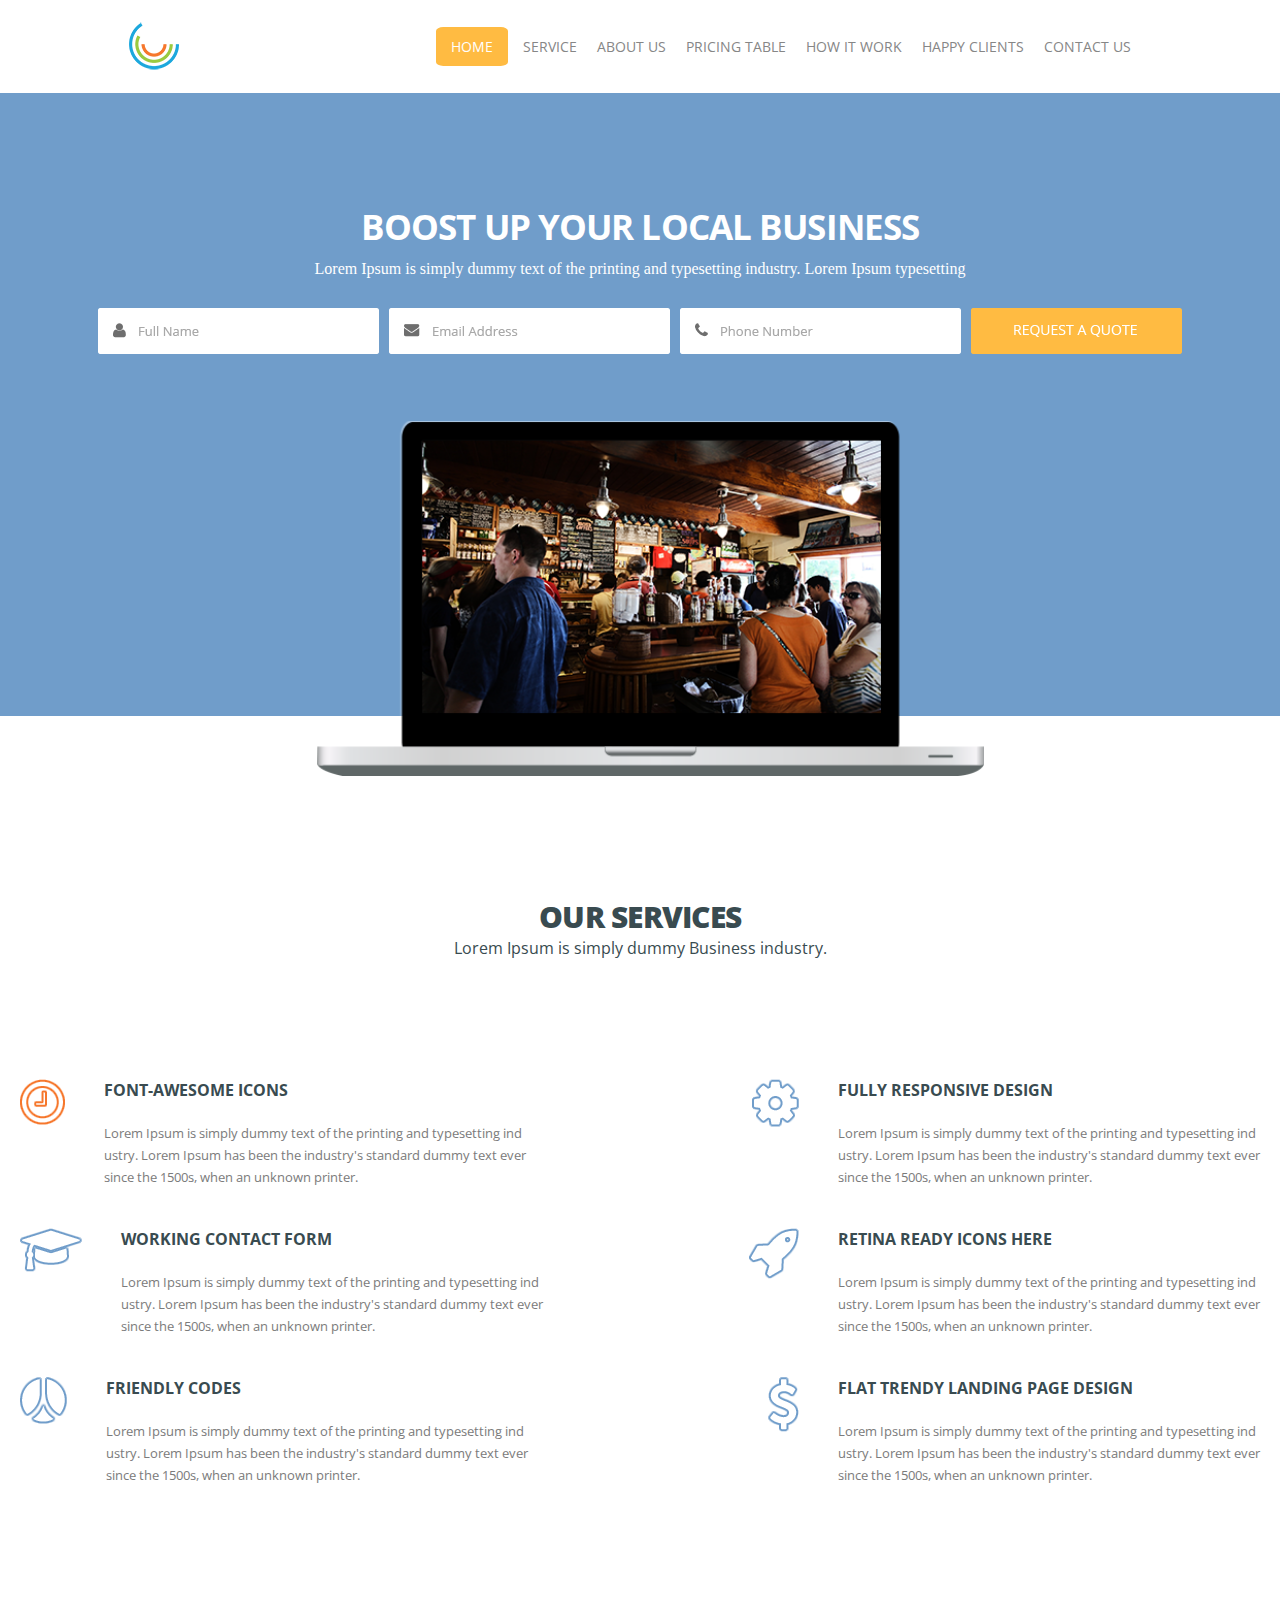
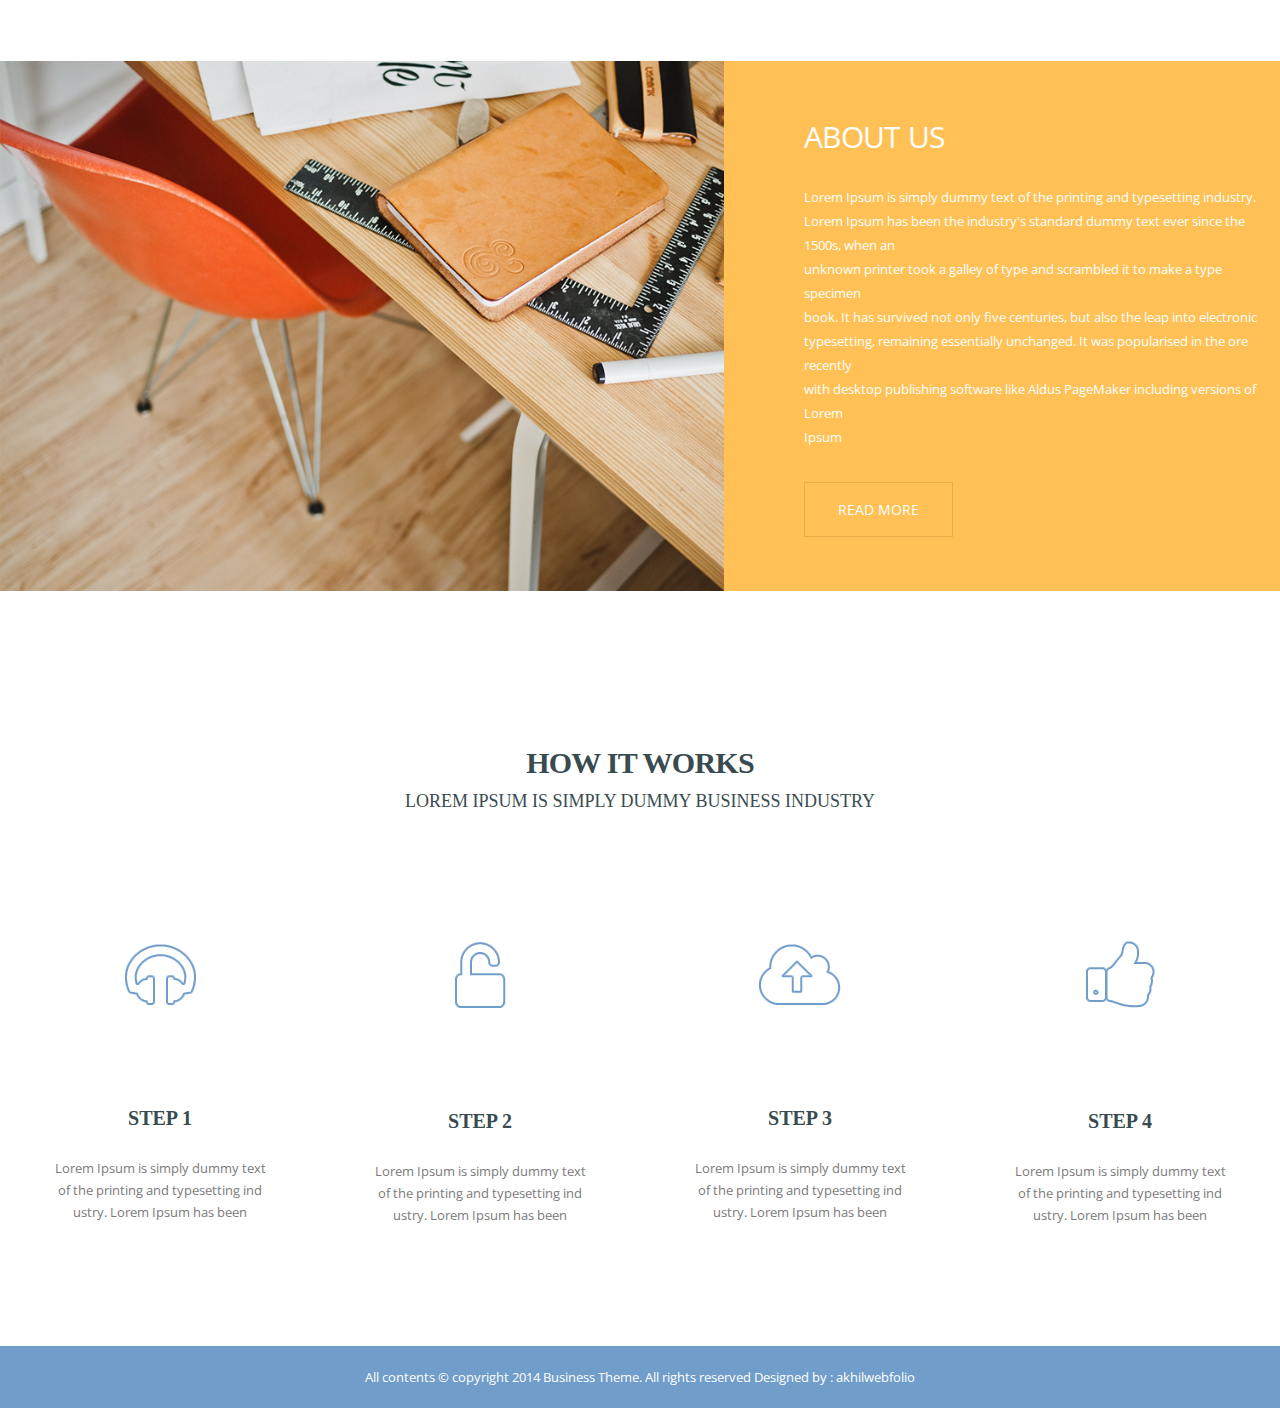
<file: Business Theme/Business Theme/index.html>
<!DOCTYPE html>
<html lang="en">
<head>
    <meta charset="UTF-8">
    <meta http-equiv="X-UA-Compatible" content="IE=edge">
    <meta name="viewport" content="width=device-width, initial-scale=1.0">
    <link rel="preconnect" href="https://fonts.googleapis.com">
    <link rel="preconnect" href="https://fonts.gstatic.com" crossorigin>
    <link href="https://fonts.googleapis.com/css2?family=Open+Sans:ital,wght@0,400;0,700;0,800;1,700;1,800&display=swap" rel="stylesheet">
    <link rel="stylesheet" href="css/style.css">
    <title>Business Theme</title>
</head>
<body>
    <div class="wrapper">
        <header class="header">
                <nav class="nav">
                    <div class="nav__flex">
                        <div class="nav__logo">
                            <img src="img/8.png" alt="" class="nav__logo__item">
                        </div>
                        <ul class="nav__ul">
                            <li class="nav__li_item"><a href="#">Home </a></li>
                            <li class="nav__li"><a href="#">Service </a></li>
                            <li class="nav__li"><a href="#">About us   </a></li>
                            <li class="nav__li"><a href="#">Pricing Table </a></li>
                            <li class="nav__li"><a href="#">How it work </a></li>
                            <li class="nav__li"><a href="#">Happy Clients </a></li>
                            <li class="nav__li"><a href="#">Contact Us </a></li>
                        </ul>
                        <img src="img/30.png" alt="" class="nav__bur__item">
                    </div>
                </nav>
                <div class="header__flex">
                    <div class="header__h1">
                        Boost up your Local business

                    </div>
                    <div class="header__h2">
                        Lorem Ipsum is simply dummy text of the printing and typesetting industry. Lorem Ipsum typesetting
                    </div>
                    <div class="header__form">
                        <img src="img/29.png" alt="" class="header__form__item">
                    </div>
                    <div class="header__img">
                        <img src="img/1.png" alt="" class="header__img__item">
                    </div>

                </div>
        </header>
        <main class="main">
            <div class="our">
                <div class="our__h1">
                    Our Services
                </div>
                <div class="our__h2">
                    Lorem Ipsum is simply dummy Business industry.
                </div>
                <div class="our__flex">

                    <div class="our__block">
                        <div class="our__block__img">
                            <img src="img/12.png" alt="" class="our__block__img__item">
                        </div>
                        <div class="our__block__flex">
                            <div class="our__block__h1">
                                Font-Awesome Icons
                            </div>
                            <div class="our__block__text">
                                Lorem Ipsum is simply dummy text of the printing and typesetting ind<br>
                                ustry. Lorem Ipsum has been the industry's standard dummy text ever <br>
                                since the 1500s, when an unknown printer.
                            </div>
                        </div>
                    </div>

                    <div class="our__block">
                        <div class="our__block__img">
                            <img src="img/11.png" alt="" class="our__block__img__item">
                        </div>
                        <div class="our__block__flex">
                            <div class="our__block__h1">
                                Fully Responsive Design
                            </div>
                            <div class="our__block__text">
                                Lorem Ipsum is simply dummy text of the printing and typesetting ind<br>
                                ustry. Lorem Ipsum has been the industry's standard dummy text ever <br>
                                since the 1500s, when an unknown printer.
                            </div>
                        </div>
                    </div>

                    <div class="our__block">
                        <div class="our__block__img">
                            <img src="img/28.png" alt="" class="our__block__img__item">
                        </div>
                        <div class="our__block__flex">
                            <div class="our__block__h1">
                                Working Contact form
                            </div>
                            <div class="our__block__text">
                                Lorem Ipsum is simply dummy text of the printing and typesetting ind<br>
                                ustry. Lorem Ipsum has been the industry's standard dummy text ever <br>
                                since the 1500s, when an unknown printer.
                            </div>
                        </div>
                    </div>
                    <div class="our__block">
                        <div class="our__block__img">
                            <img src="img/23.png" alt="" class="our__block__img__item">
                        </div>
                        <div class="our__block__flex">
                            <div class="our__block__h1">
                                Retina Ready icons here
                            </div>
                            <div class="our__block__text">
                                Lorem Ipsum is simply dummy text of the printing and typesetting ind<br>
                                ustry. Lorem Ipsum has been the industry's standard dummy text ever <br>
                                since the 1500s, when an unknown printer.
                            </div>
                        </div>
                    </div>
                    <div class="our__block">
                        <div class="our__block__img">
                            <img src="img/27.png" alt="" class="our__block__img__item">
                        </div>
                        <div class="our__block__flex">
                            <div class="our__block__h1">
                                Friendly Codes
                            </div>
                            <div class="our__block__text">
                                Lorem Ipsum is simply dummy text of the printing and typesetting ind<br>
                                ustry. Lorem Ipsum has been the industry's standard dummy text ever <br>
                                since the 1500s, when an unknown printer.
                            </div>
                        </div>
                    </div>
                    <div class="our__block">
                        <div class="our__block__img">
                            <img src="img/25.png" alt="" class="our__block__img__item">
                        </div>
                        <div class="our__block__flex">
                            <div class="our__block__h1">
                                Flat trendy landing page Design
                            </div>
                            <div class="our__block__text">
                                Lorem Ipsum is simply dummy text of the printing and typesetting ind<br>
                                ustry. Lorem Ipsum has been the industry's standard dummy text ever <br>
                                since the 1500s, when an unknown printer.
                            </div>
                        </div>
                    </div>
                </div>
            </div>
            <div class="about_us">
                <div class="about_us__flex">
                    <div class="about_us__img">
                        <img src="img/7.png" alt="" class="about_us__img__item">
                    </div>
                    <div class="about_us__main">
                        <div class="about_us__main__h1">
                            ABout us
                        </div>
                        <div class="about_us__main__text">
                            Lorem Ipsum is simply dummy text of the printing and typesetting industry.<br> Lorem Ipsum has been the industry's standard dummy text ever since the 1500s, when an <br>unknown printer took a galley of type and scrambled it to make a type specimen <br>book. It has survived not only five centuries, but also the leap into electronic<br> typesetting, remaining essentially unchanged. It was popularised in the ore recently<br> with desktop publishing software like Aldus PageMaker including versions of Lorem<br> Ipsum
                        </div>
                        <button class="about_us__main__btn">
                            Read more
                        </button>
                    </div>
                </div>
            </div>

            <div class="choos">
                <div class="choos__h1">
                    Choos your price
                </div>
                <div class="choos__h2">
                    Lorem Ipsum is simply dummy text of the printing typesetting .
                </div>
                <div class="choos__flex">
                    <div class="choos__block">
                        <div class="choos__block__h1">
                            Basic plan
                        </div>
                        <div class="choos__block__price">
                            $22<br>
                            <span class="choos__block__price__item">per month</span>
                        </div>
                        <div class="choos__block__text">
                            1 Account<br>
                            8 hour support<br>
                            Custom Cloud Services
                        </div>
                        <button class="choos__block__btn">
                            Get Started
                        </button>
                    </div>


                    <div class="choos__block__item">
                        <div class="choos__block__h1 choos__block__h1__item">
                            Premium plan
                        </div>
                        <div class="choos__block__price choos__block__price__items">
                            $42<br>
                            <span class="choos__block__price__item choos__block__price__items">per month</span>
                        </div>
                        <div class="choos__block__text choos__block__text__item">
                            2 Account<br>
                            100MB Storage<br>
                            Custom Cloud Services
                        </div>
                        <button class="choos__block__btn choos__block__btn__item">
                            Get Started
                        </button>
                    </div>


                    <div class="choos__block">
                        <div class="choos__block__h1">
                            Gold plan
                        </div>
                        <div class="choos__block__price">
                            $62<br>
                            <span class="choos__block__price__item">per month</span>
                        </div>
                        <div class="choos__block__text">
                            Baccount<br>
                            24 hour support<br>
                            Custom Cloud Services
                        </div>
                        <button class="choos__block__btn">
                            Get Started
                        </button>
                    </div>
                </div>
            </div>

            <div class="how">
                <div class="how_h1">
                    How it works<br>
                    <span class="how__h1__item">Lorem Ipsum is simply dummy Business industry</span>
                </div>
                <div class="how__flex">
                    <div class="how__block">
                        <img src="img/13.png" alt="" class="how__block__img">
                        <div class="how__block__h1">
                            Step 1
                        </div>
                        <div class="how__block__text">
                            Lorem Ipsum is simply dummy text<br> of the printing and typesetting ind<br>
                            ustry. Lorem Ipsum has been
                        </div>

                    </div>

                    <div class="how__block">
                        <img src="img/24.png" alt="" class="how__block__img">
                        <div class="how__block__h1">
                            Step 2
                        </div>
                        <div class="how__block__text">
                            Lorem Ipsum is simply dummy text<br> of the printing and typesetting ind<br>
                            ustry. Lorem Ipsum has been
                        </div>

                    </div>

                    <div class="how__block">
                        <img src="img/22.png" alt="" class="how__block__img">
                        <div class="how__block__h1">
                            Step 3
                        </div>
                        <div class="how__block__text">
                            Lorem Ipsum is simply dummy text<br> of the printing and typesetting ind<br>
                            ustry. Lorem Ipsum has been
                        </div>

                    </div>

                    <div class="how__block">
                        <img src="img/26.png" alt="" class="how__block__img">
                        <div class="how__block__h1">
                            Step 4
                        </div>
                        <div class="how__block__text">
                            Lorem Ipsum is simply dummy text<br> of the printing and typesetting ind<br>
                            ustry. Lorem Ipsum has been
                        </div>

                    </div>
                </div>
            </div>
        </main>
        <footer class="footer">
            All contents © copyright 2014 Business Theme. All rights reserved Designed by : akhilwebfolio
        </footer>
    </div>
</body>
</html>
</file>
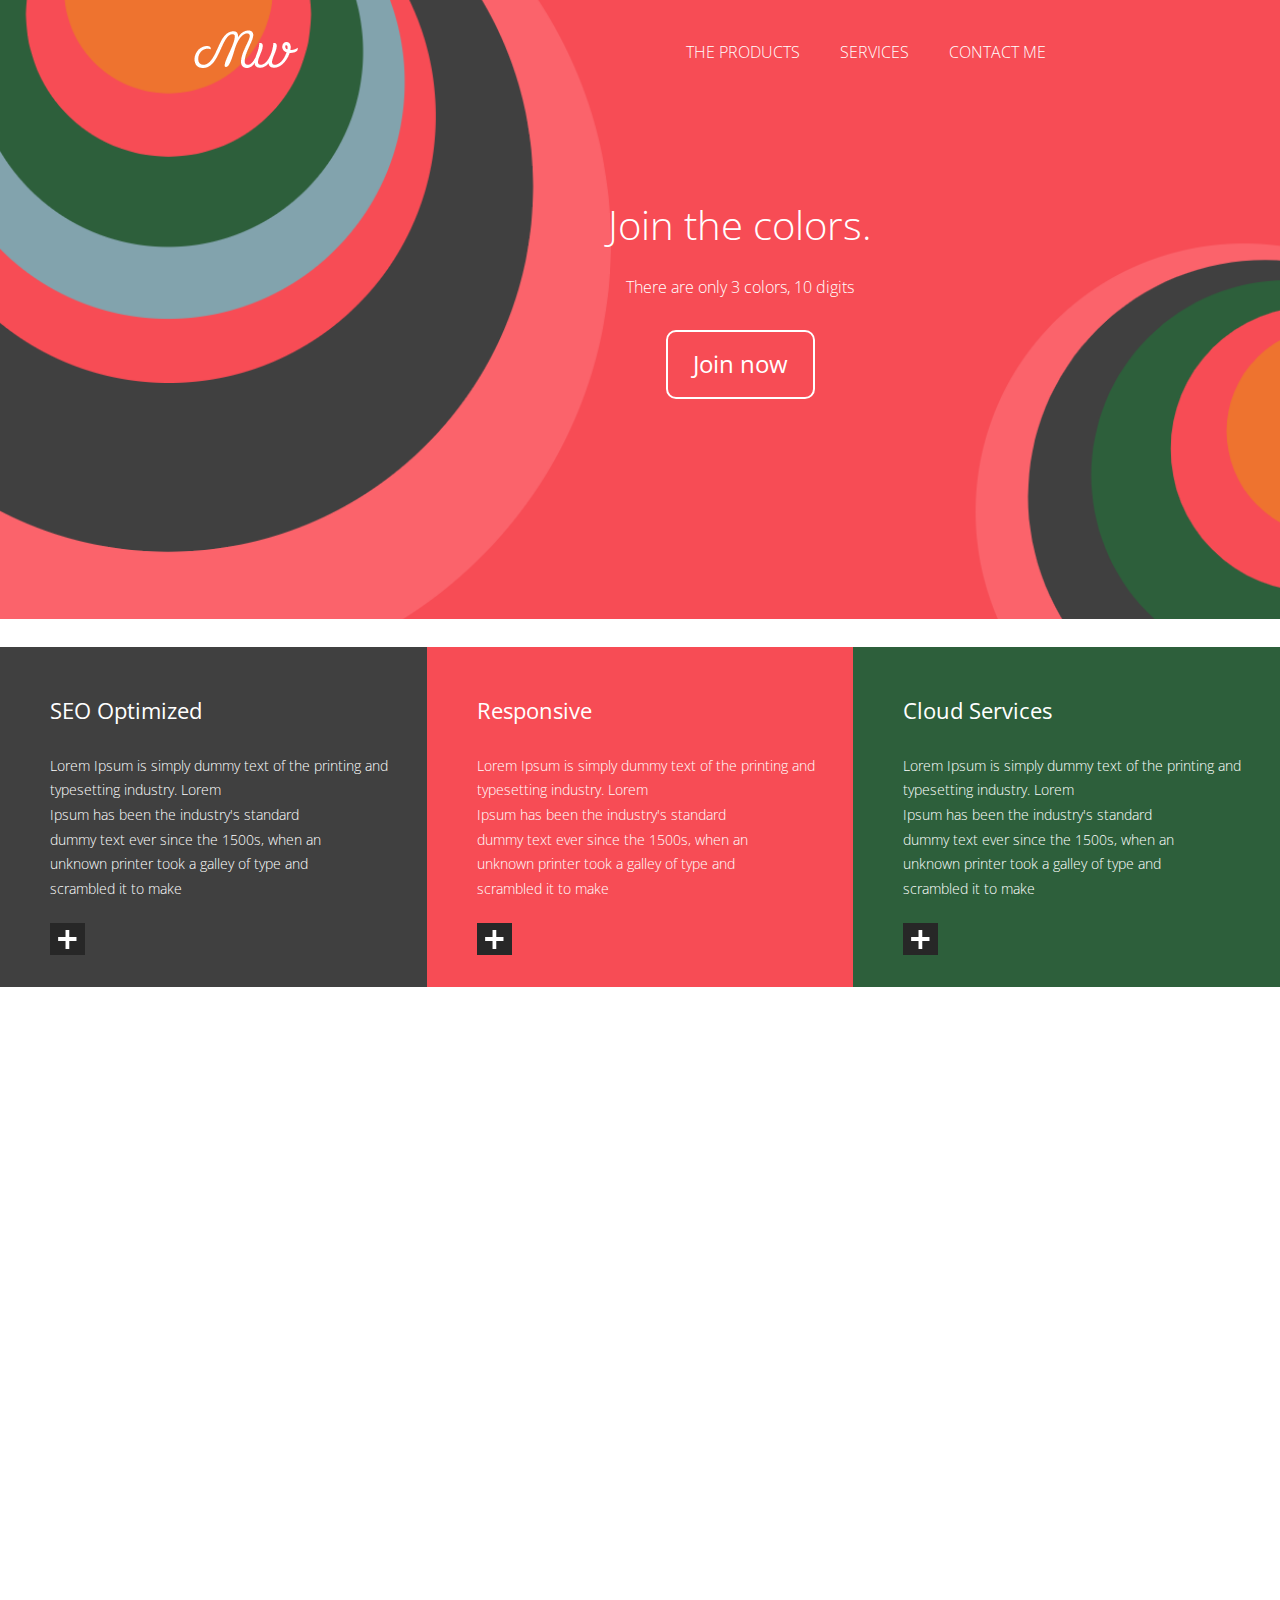
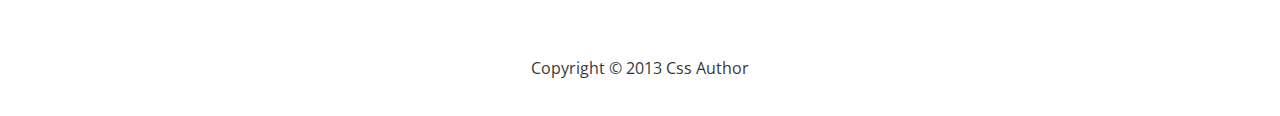
<file: flat/flat/index.html>
<!DOCTYPE html>
<html lang="en">
<head>
    <meta charset="UTF-8">
    <meta http-equiv="X-UA-Compatible" content="IE=edge">
    <meta name="viewport" content="width=device-width, initial-scale=1.0">
    <link rel="stylesheet" href="css/style.css">
    <title>Flat</title>
    <link rel="preconnect" href="https://fonts.googleapis.com">
    <link rel="preconnect" href="https://fonts.gstatic.com" crossorigin>
    <link href="https://fonts.googleapis.com/css2?family=Open+Sans:ital,wght@0,400;0,700;0,800;1,700;1,800&display=swap" rel="stylesheet">

</head>
<body>
    <div class="wrapper">
        <header class="header">
            <nav class="nav">
                <div class="nav__flex">
                    <div class="nav__logo">
                        <img src="img/Mw.png" alt="" class="nav__logo__item">
                    </div>
                    <ul class="nav__ul">
                        <li class="nav__li"><a href="#">The Products</a></li>
                        <li class="nav__li"><a href="#">Services</a></li>
                        <li class="nav__li"><a href="#">Contact me</a></li>
                    </ul>
                </div>
            </nav>
            <div class="header__flex">
                <div class="header__h1">
                    Join the colors.
                </div>
                <div class="header__text">
                    There are only 3 colors, 10 digits
                </div>
                <button class="header__btn">
                    Join now
                </button>
            </div>
        </header>

        <main class="main">
            <div class="color">
                <div class="color__flex">
                    <div class="color__h1">
                        There are only 3 colors, 10 digits
                    </div>
                    <div class="color__text">
                        Lorem Ipsum is simply dummy text of the printing and typesetting industry. Lorem Ipsum has been the industry's standard dummy text<br> ever since the 1500s, when an unknown printer took a galley of type and scrambled it to make a type specimen book. It has survived not<br> only five centuries, but also the leap into electronic typesetting, remaining essentially unchanged. It was popularised in the 1960s with the<br> release of Letraset sheets containing Lorem Ipsum passages, and more recently with desktop publishing software like Aldus PageMaker<br> including versions of Lorem Ipsum.
                    </div>
                    <img src="img/4.png" alt="" class="color__img">
                </div>
            </div>
            <div class="seo">
                <div class="seo__flex">
                    <div class="seo__block1">
                        <div class="seo__h1">
                            SEO Optimized
                        </div>
                        <div class="seo__text">
                            Lorem Ipsum is simply dummy text of the<bt> printing and typesetting industry. Lorem <br>Ipsum has been the industry's standard <br>dummy text ever since the 1500s, when an<br> unknown printer took a galley of type and<br> scrambled it to make
                        
                        </div>
                        <div class="seo__img">
                            <img class="seo__img__item" src="img/2.png" alt="">
                        </div>
                    </div>

                    <div class="seo__block2">
                        <div class="seo__h1">
                            Responsive
                        </div>
                        <div class="seo__text">
                            Lorem Ipsum is simply dummy text of the<bt> printing and typesetting industry. Lorem <br>Ipsum has been the industry's standard <br>dummy text ever since the 1500s, when an<br> unknown printer took a galley of type and<br> scrambled it to make
                        
                        </div>
                        <div class="seo__img">
                            <img class="seo__img__item" src="img/2.png" alt="">
                        </div>
                    </div>

                    <div class="seo__block3">
                        <div class="seo__h1">
                            Cloud Services
                        </div>
                        <div class="seo__text">
                            Lorem Ipsum is simply dummy text of the<bt> printing and typesetting industry. Lorem <br>Ipsum has been the industry's standard <br>dummy text ever since the 1500s, when an<br> unknown printer took a galley of type and<br> scrambled it to make
                        
                        </div>
                        <div class="seo__img">
                            <img class="seo__img__item" src="img/2.png" alt="">
                        </div>
                    </div>
                </div>
            </div>

            <div class="music">
                <div class="music__flex">
                    <div class="music__h1">
                        Music is all of a sudden much <br>
                        more <span class="music__h1__item">colorful.</span>
                    </div>
                    <button class="music__btn">
                        view more
                    </button>
                </div>
            </div>
        </main>
        <footer class="footer">
            <div class="footer__flex">
                <div class="footer__h1">
                    Copyright © 2013 Css Author
                </div>
            </div>
        </footer>
    </div>
</body>
</html>
</file>
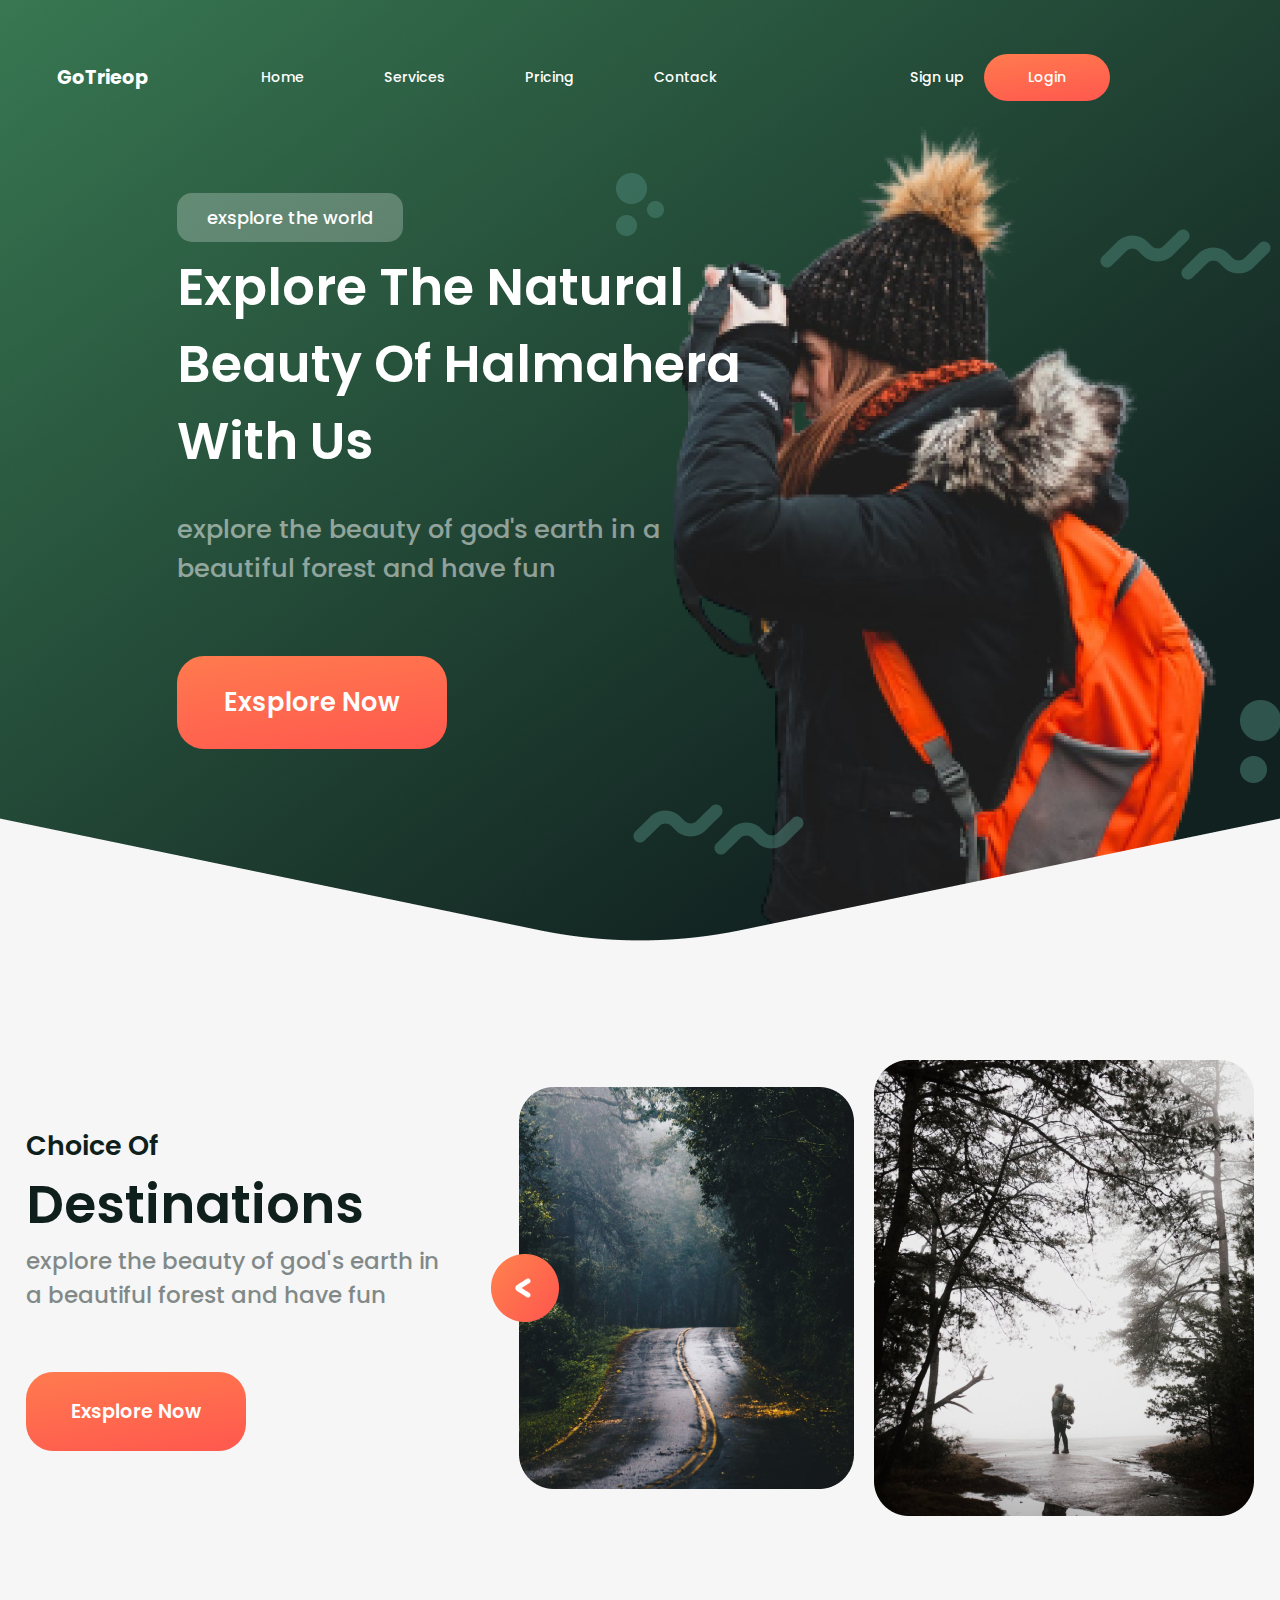
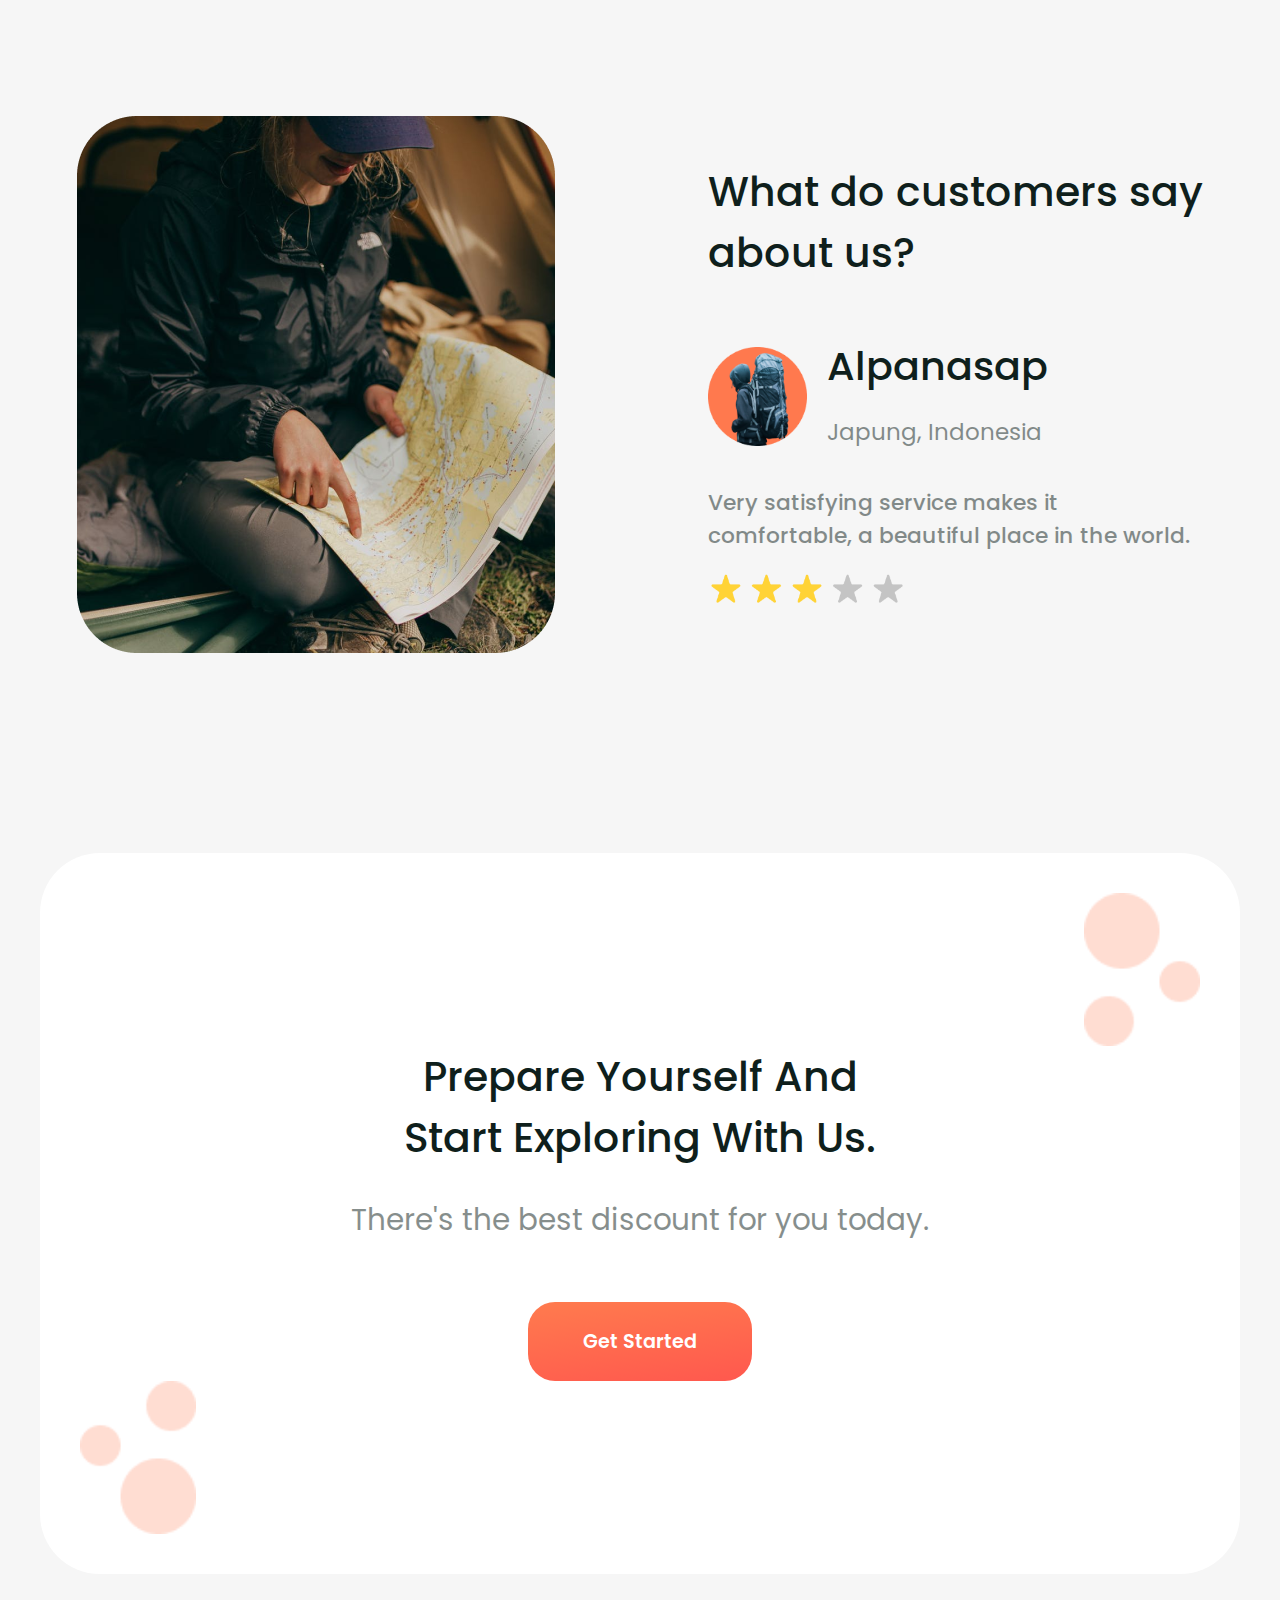
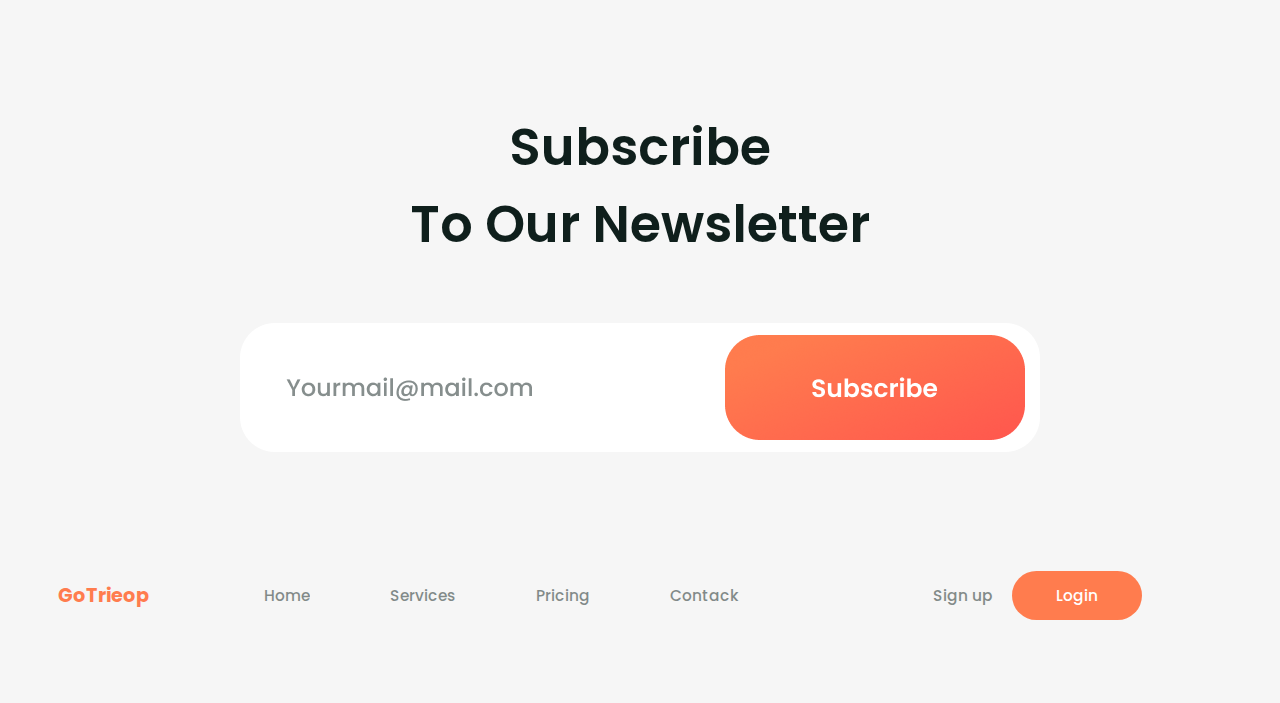
<file: GoTrieop/GoTrieop/index.html>
<!DOCTYPE html>
<html lang="en">
<head>
    <meta charset="UTF-8">
    <meta name="viewport" content="width=device-width, initial-scale=1.0">
    <title>GoTrieop</title>
    <link rel="stylesheet" href="source/scss/style.css">
    <link rel="preconnect" href="https://fonts.googleapis.com">
    <link rel="preconnect" href="https://fonts.gstatic.com" crossorigin>
    <link href="https://fonts.googleapis.com/css2?family=Poppins:ital,wght@0,400;0,500;0,600;0,700;0,800;1,500;1,600&display=swap" rel="stylesheet">
</head>
<body>
    <header class="header">
        <div class="header__bg">
            <div class="header__wrapper">
                <nav class="nav">
                    <div class="nav__flex">
                        <div class="nav__logo">
                            GoTrieop
                        </div>
                        <div class="nav__source">
                            <ul class="nav__source__ul">
                                <li class="nav__source__li"><a href="#">Home</a></li>
                                <li class="nav__source__li"><a href="#">Services</a></li>
                                <li class="nav__source__li"><a href="#">Pricing</a></li>
                                <li class="nav__source__li"><a href="#">Contack</a></li>
                            </ul>
                        </div>
                        <div class="nav__log">
                            <div class="nav__log__sing">
                                <a href="#" class="">Sign up</a>
                            </div>
                            <button class="nav__log__log__btn">Login</button>
                            
                        </div>
                        <div class="nav__mb">
                            <img src="img/13.png" alt="" class="nav__ma">
                        </div>
                    </div>
                </nav>
                <div class="header__main">
                    <div class="header__flex">
                        <div class="header__block">
                        <button class="header__h3">
                            exsplore the world
                        </button>
                        <div class="header__h1">
                            Explore The Natural<br>
                            Beauty Of Halmahera<br>
                            With Us
                        </div>
                        <div class="header__text">
                            explore the beauty of god's earth in a<br>
                             beautiful forest and have fun
                        </div>
                        <button class="header__btn">Exsplore Now</button>
                        </div>
                        <div class="header__block_2">
                            2
                        </div>
                    </div>
                </div>
            </div>
        </div>
    </header>
    <main class="main">
        <div class="choice">
            <div class="choice__bg">
                <div class="choice__wrapper">
                    <div class="choice__flex">
                        <div class="choice__main">
                            <div class="choice__h3">
                                Choice Of 
                            </div>
                            <div class="choice__h1">
                                Destinations
                            </div>
                            <div class="choice__text">
                                explore the beauty of god's earth in<br>
                                a beautiful forest and have fun
                            </div>
                            <button class="choice__btn">
                                Exsplore Now
                            </button>
                        </div>
                        <div class="choice__block">
                            <div class="choice__block__flex">
                                <img src="img/10.png" alt="" class="choice__block__img1">
                                <img src="img/2.png" alt="" class="choice__block__img2">
                                <img src="img/3.png" alt="" class="choice__block__img3">
                            </div>
                        </div>
                    </div>
                </div>
            </div>
        </div>
        <div class="what">
            <div class="what__bg">
                <div class="what__wrapper">
                    <div class="what__flex">
                        <div class="what__block">
                            <img src="img/6.png" alt="" class="what__block__photo">
                        </div>
                        <div class="what__main">
                            <div class="what__h1">
                                What do customers say<br>
                                about us?
                            </div>
                            <div class="what__main__block">
                                <img src="img/11.png" alt="" class="what__main__block__img">
                                <div class="what__main__block__text">
                                    Alpanasap<br>
                                    <span class="what__main__block__text__item">Japung, Indonesia</span>
                                </div>
                            </div>
                            <div class="what__main__text">
                                Very satisfying service makes it<br> comfortable, a beautiful place in the world. 
                            </div>
                            <div class="what__main__phot">
                                <img src="img/7.png" alt="" class="what__main__photo__img">
                            </div>
                        </div>
                    </div>
                </div>
            </div>
        </div>

        <div class="and">
            <div class="and__bg">
                <div class="and__wrapper">
                    <div class="and__block">
                        <div class="and__block__wrapper">
                            <div class="and__block__bg">
                                <div class="and__block__img1">
                                    <div class="and__block__flex">
                                        <img src="img/8.png" alt="" class="and__block__img1__item">
                                    </div>
                                </div>
                                <div class="and__block__main">
                                    <div class="and__block__main__flex">
                                        <div class="and__block__main__h1">
                                            Prepare Yourself And<br>
                                            Start Exploring With Us.
                                        </div>
                                        <div class="and__block__main__text">
                                            There's the best discount for you today.
                                        </div>
                                        <button class="and__block__main__btn">
                                            Get Started
                                        </button>
                                    </div>
                                </div>
                                <div class="and__block__img2">
                                    <div class="and__block__img2__flex">
                                        <img src="img/9.png" alt="" class="and__block__img2__item">
                                    </div>
                                </div>
                            </div>
                        </div>
                    </div>
                </div>
            </div>
        </div>

        <div class="our">
            <div class="our__bg">
                <div class="our__wrapper">
                    <div class="our__flex">
                        <div class="our__h1">
                            Subscribe<br>
                            To Our Newsletter
                        </div>
                        <div class="our__photo">
                            <img src="img/12.png" alt="" class="our__photo__img">
                        </div>
                    </div>
                </div>
            </div>
        </div>
        
    </main>
    <footer class="footer">
        <div class="footer__bg">
            <div class="footer__wrapper">
                <nav class="footer__nav">
                    <div class="footer__nav__flex">
                        <div class="footer__nav__logo">
                            GoTrieop
                        </div>
                        <div class="footer__nav__source">
                            <ul class="footer__nav__source__ul">
                                <li class="footer__nav__source__li"><a href="#">Home</a></li>
                                <li class="footer__nav__source__li"><a href="#">Services</a></li>
                                <li class="footer__nav__source__li"><a href="#">Pricing</a></li>
                                <li class="footer__nav__source__li"><a href="#">Contack</a></li>
                            </ul>
                        </div>
                        <div class="footer__nav__log">
                            <div class="footer__nav__log__sing">
                                Sign up
                            </div>
                            <button class="footer__nav__log__log">
                                Login
                            </button>
                        </div>
                    </div>
                </nav>
            </div>
        </div>
    </footer>
</body>
</html>
</file>
<file: Business Theme/Business Theme/css/style.css>
* {
  padding: 0;
  margin: 0;
  border: 0;
}

*, :after, :before {
  -webkit-box-sizing: border-box;
  box-sizing: border-box;
}

:active, :focus {
  outline: 0;
}

a:active, a:focus {
  outline: 0;
}

aside, footer, header, nav {
  display: block;
}

body, html {
  height: 100%;
  width: 100%;
  font-size: 100%;
  line-height: 1;
  font-size: 14px;
  -ms-text-size-adjust: 100%;
  -moz-text-size-adjust: 100%;
  -webkit-text-size-adjust: 100%;
}

button, input, t6extarea {
  font-family: inherit;
}

input::-ms-clear {
  display: none;
}

button {
  cursor: pointer;
}

button::-moz-focus-inner {
  padding: 0;
  border: 0;
}

a, a:visited {
  text-decoration: none;
}

a:hover {
  text-decoration: none;
}

ul li {
  list-style: none;
}

img {
  vertical-align: top;
}

h1, h2, h3, h4, h5, h6 {
  font-size: inherit;
  font-weight: inherit;
}

.wrapper {
  max-width: 1700px;
  margin: 0px auto;
  font-family: "Open Sans", sans-serif;
}

.nav__flex {
  display: -webkit-box;
  display: -ms-flexbox;
  display: flex;
  -ms-flex-pack: distribute;
      justify-content: space-around;
  -webkit-box-align: center;
      -ms-flex-align: center;
          align-items: center;
}

.nav__logo__item {
  padding: 22px 0px 23px 0px;
}

.nav__ul {
  display: -webkit-box;
  display: -ms-flexbox;
  display: flex;
}

.nav__li {
  padding: 0px 20px 0px 0px;
}

.nav__li a {
  color: #868686;
  font-size: 14px;
  font-weight: 400;
  font-style: normal;
  letter-spacing: normal;
  line-height: normal;
  text-align: left;
  text-transform: uppercase;
}

.nav__li_item a {
  font-size: 14px;
  font-weight: 400;
  font-style: normal;
  letter-spacing: normal;
  line-height: normal;
  text-align: left;
  text-transform: uppercase;
  color: #ffffff;
  background-color: #ffbb42;
  padding: 10px 15px 10px 15px;
  border-radius: 10%;
}

.nav__li_item {
  padding: 0px 15px 0px 0px;
}

.nav__bur__item {
  display: none;
}

@media (max-width: 1100px) {
  .nav__ul {
    display: none;
  }
  .nav__bur__item {
    width: 7%;
    display: inline-block;
  }
  .nav__flex {
    display: -webkit-box;
    display: -ms-flexbox;
    display: flex;
    -webkit-box-pack: justify;
        -ms-flex-pack: justify;
            justify-content: space-between;
    padding: 0px 20px 0px 20px;
  }
}
.header__h1 {
  color: #ffffff;
  font-family: "Open Sans";
  font-size: 35px;
  font-weight: 700;
  font-style: normal;
  letter-spacing: -0.88px;
  line-height: normal;
  text-transform: uppercase;
  text-align: center;
  padding: 110px 0px 10px 0px;
}

.header__h2 {
  font-family: "Open Sans - Light";
  font-weight: 300;
  font-style: normal;
  letter-spacing: normal;
  line-height: normal;
  text-align: center;
  color: #ffffff;
  font-size: 16px;
  padding: 0px 0px 30px 0px;
}

.header__flex {
  background-color: #709dca;
  display: -webkit-box;
  display: -ms-flexbox;
  display: flex;
  -webkit-box-pack: center;
      -ms-flex-pack: center;
          justify-content: center;
  -webkit-box-orient: vertical;
  -webkit-box-direction: normal;
      -ms-flex-direction: column;
          flex-direction: column;
  -webkit-box-align: center;
      -ms-flex-align: center;
          align-items: center;
}

.header__form__item {
  padding: 0px 10px 67px 10px;
  width: 100%;
}

.header__img__item {
  margin: 0px 10px -60px 10px;
  width: 100%;
}

.our__h1 {
  color: #394b50;
  font-family: "Open Sans";
  font-size: 30px;
  font-weight: 900;
  font-style: normal;
  letter-spacing: -0.75px;
  line-height: normal;
  text-transform: uppercase;
  text-align: center;
  padding: 180px 0px 0px 0px;
}

.our__h2 {
  color: #394b50;
  font-family: "Open Sans";
  font-size: 16px;
  font-weight: 400;
  font-style: normal;
  letter-spacing: normal;
  line-height: 22px;
  text-align: center;
  padding: 0px 0px 100px 0px;
}

.our__block__flex {
  display: -webkit-box;
  display: -ms-flexbox;
  display: flex;
  -webkit-box-orient: vertical;
  -webkit-box-direction: normal;
      -ms-flex-direction: column;
          flex-direction: column;
}

.our__block {
  display: -webkit-box;
  display: -ms-flexbox;
  display: flex;
  padding: 20px 20px 20px 20px;
}

.our__flex {
  display: -webkit-box;
  display: -ms-flexbox;
  display: flex;
  -webkit-box-pack: justify;
      -ms-flex-pack: justify;
          justify-content: space-between;
  -ms-flex-wrap: wrap;
      flex-wrap: wrap;
}

.our__block__text {
  color: #7b7b7b;
  font-family: "Open Sans";
  font-size: 13px;
  font-weight: 400;
  font-style: normal;
  letter-spacing: normal;
  line-height: 22px;
  text-align: left;
  padding: 0px 0px 0px 39px;
}

.our__block__h1 {
  color: #394b50;
  font-size: 16px;
  font-weight: 700;
  font-style: normal;
  letter-spacing: normal;
  line-height: 22px;
  text-align: left;
  text-transform: uppercase;
  padding: 0px 0px 21px 39px;
}

.our {
  padding: 0px 0px 155px 0px;
}

.about_us__flex {
  display: -webkit-box;
  display: -ms-flexbox;
  display: flex;
  -ms-flex-pack: distribute;
      justify-content: space-around;
  -webkit-box-align: center;
      -ms-flex-align: center;
          align-items: center;
}

.about_us__main__h1 {
  color: #ffffff;
  font-size: 30px;
  font-weight: 400;
  line-height: 22px;
  text-align: left;
  text-transform: uppercase;
  font-style: normal;
  letter-spacing: -0.75px;
  line-height: normal;
}

.about_us__main__text {
  color: #ffffff;
  font-family: "Open Sans";
  font-size: 13px;
  font-weight: 400;
  font-style: normal;
  letter-spacing: normal;
  line-height: 24px;
  text-align: left;
  padding: 28px 0px 33px 0px;
}

.about_us__main__btn {
  color: #ffffff;
  font-size: 14px;
  font-weight: 400;
  font-style: normal;
  letter-spacing: normal;
  line-height: normal;
  text-align: left;
  text-transform: uppercase;
  background-color: #ffc155;
  padding: 17px 33px 17px 33px;
  border: 1px solid #e7ad48;
}

.about_us {
  background-color: #ffc155;
}

.about_us__img__item {
  width: 100%;
}

.about_us__main {
  padding: 0px 20px 0px 80px;
}

.choos__block__h1 {
  color: #818b95;
  font-size: 25px;
  font-weight: 300;
  font-style: normal;
  letter-spacing: normal;
  line-height: 22px;
  text-transform: uppercase;
  padding: 57px 0px 30px 0px;
}

.choos__block {
  background-color: #ffffff;
  display: -webkit-box;
  display: -ms-flexbox;
  display: flex;
  -webkit-box-align: center;
      -ms-flex-align: center;
          align-items: center;
  -webkit-box-orient: vertical;
  -webkit-box-direction: normal;
      -ms-flex-direction: column;
          flex-direction: column;
}

.choos__flex {
  display: -webkit-box;
  display: -ms-flexbox;
  display: flex;
  -webkit-box-pack: center;
      -ms-flex-pack: center;
          justify-content: center;
  -webkit-box-align: center;
      -ms-flex-align: center;
          align-items: center;
}

.choos__block__price {
  color: #ffbb42;
  font-family: "Lato - Bold";
  font-size: 60px;
  font-weight: 700;
  font-style: normal;
  letter-spacing: normal;
  line-height: normal;
  text-transform: uppercase;
}

.choos__block__price__item {
  font-family: "Lato - Light";
  font-weight: 300;
  font-style: normal;
  letter-spacing: normal;
  line-height: normal;
  font-size: 20px;
  color: #818b95;
  font-variant: small-caps;
}

.choos__block__text {
  color: #b5bbc1;
  font-size: 14px;
  font-weight: 400;
  font-style: normal;
  letter-spacing: normal;
  line-height: 40px;
  text-align: center;
  text-transform: uppercase;
}

.choos__block__btn {
  color: #ffffff;
  font-size: 14px;
  font-weight: 400;
  font-style: normal;
  letter-spacing: normal;
  line-height: normal;
  text-align: left;
  text-transform: uppercase;
  background-color: #ffbb42;
  padding: 16px 21px 16px 21px;
  margin: 30px 130px 48px 130px;
}

.choos {
  background-color: #e7edf3;
  display: none;
}

.choos__block__item {
  background-color: #709dca;
  display: -webkit-box;
  display: -ms-flexbox;
  display: flex;
  -webkit-box-align: center;
      -ms-flex-align: center;
          align-items: center;
  -webkit-box-orient: vertical;
  -webkit-box-direction: normal;
      -ms-flex-direction: column;
          flex-direction: column;
}

.choos__block__h1__item {
  color: #ffffff;
  padding: 130px 0px 0px 0px;
}

.choos__block__price__items {
  color: #ffffff;
}

.choos__block__price__items {
  color: #ffffff;
}

.choos__block__text__item {
  color: #ffffff;
}

.choos {
  padding: 137px 0px 164px 0px;
}

.choos__h1 {
  color: #394b50;
  font-family: "Gotham - Black";
  font-size: 30px;
  font-weight: 700;
  font-style: normal;
  letter-spacing: -0.75px;
  line-height: normal;
  text-transform: uppercase;
  text-align: center;
  padding: 0px 0px 10px 0px;
}

.choos__h2 {
  font-family: "Lato - Light";
  font-weight: 300;
  font-style: normal;
  letter-spacing: normal;
  line-height: normal;
  font-size: 18px;
  color: #75888d;
  text-align: center;
  padding: 0px 0px 49px 0px;
}

.how_h1 {
  color: #394b50;
  font-style: normal;
  letter-spacing: normal;
  line-height: 22px;
  text-align: center;
  font-family: "Gotham - Black";
  font-size: 30px;
  font-weight: 700;
  font-style: normal;
  letter-spacing: -0.75px;
  line-height: normal;
  text-transform: uppercase;
  padding: 155px 0px 107px 0px;
}

.how__h1__item {
  font-family: "Lato - Light";
  font-weight: 300;
  font-style: normal;
  font-size: 18px;
  letter-spacing: normal;
  line-height: normal;
  text-align: center;
}

.how__flex {
  display: -webkit-box;
  display: -ms-flexbox;
  display: flex;
  -ms-flex-wrap: wrap;
      flex-wrap: wrap;
  -ms-flex-pack: distribute;
      justify-content: space-around;
  -webkit-box-align: center;
      -ms-flex-align: center;
          align-items: center;
}

.how__block__img {
  padding: 0px 0px 102px 0px;
}

.how__block__h1 {
  color: #394b50;
  font-family: Lato;
  font-size: 20px;
  font-weight: 700;
  font-style: normal;
  letter-spacing: normal;
  line-height: 22px;
  text-align: center;
  text-transform: uppercase;
  padding: 0px 0px 28px 0px;
}

.how__block {
  padding: 20px 20px 20px 20px;
  display: -webkit-box;
  display: -ms-flexbox;
  display: flex;
  -webkit-box-orient: vertical;
  -webkit-box-direction: normal;
      -ms-flex-direction: column;
          flex-direction: column;
  -webkit-box-align: center;
      -ms-flex-align: center;
          align-items: center;
}

.how__block__text {
  color: #7b7b7b;
  font-family: "Open Sans";
  font-size: 13px;
  font-weight: 400;
  font-style: normal;
  letter-spacing: normal;
  line-height: 22px;
  text-align: center;
}

.how {
  padding: 0px 0px 100px 0px;
}

.footer {
  background-color: #709dca;
  padding: 19px 0px 19px 0px;
  color: #ffffff;
  font-family: "Open Sans";
  font-size: 13px;
  font-weight: 400;
  font-style: normal;
  letter-spacing: normal;
  line-height: 24px;
  text-align: center;
}
</file>
<file: flat/flat/css/style.css>
* {
  padding: 0;
  margin: 0;
  border: 0;
}

*, :after, :before {
  -webkit-box-sizing: border-box;
  box-sizing: border-box;
}

:active, :focus {
  outline: 0;
}

a:active, a:focus {
  outline: 0;
}

aside, footer, header, nav {
  display: block;
}

body, html {
  height: 100%;
  width: 100%;
  font-size: 100%;
  line-height: 1;
  font-size: 14px;
  -ms-text-size-adjust: 100%;
  -moz-text-size-adjust: 100%;
  -webkit-text-size-adjust: 100%;
}

button, input, t6extarea {
  font-family: inherit;
}

input::-ms-clear {
  display: none;
}

button {
  cursor: pointer;
}

button::-moz-focus-inner {
  padding: 0;
  border: 0;
}

a, a:visited {
  text-decoration: none;
}

a:hover {
  text-decoration: none;
}

ul li {
  list-style: none;
}

img {
  vertical-align: top;
}

h1, h2, h3, h4, h5, h6 {
  font-size: inherit;
  font-weight: inherit;
}

.wrapper {
  font-family: "Open Sans", sans-serif;
  max-width: 1280px;
  margin: 0px auto;
}

.nav {
  padding: 30px 0px 0px 0px;
}

.nav__flex {
  display: -webkit-box;
  display: -ms-flexbox;
  display: flex;
  -ms-flex-pack: distribute;
      justify-content: space-around;
}

.nav__ul {
  display: -webkit-box;
  display: -ms-flexbox;
  display: flex;
}

.nav__li a {
  color: #ffffff;
  font-size: 16px;
  font-weight: 300;
  font-style: normal;
  letter-spacing: normal;
  line-height: 44.72px;
  text-transform: uppercase;
}

.nav__li {
  padding: 0px 40px 0px 0px;
}

.header {
  background: url(../img/1.png) no-repeat center top fixed;
  background-size: cover;
  text-align: center;
}

.header__h1 {
  color: #ffffff;
  font-size: 40px;
  font-weight: 300;
  font-style: normal;
  letter-spacing: normal;
  line-height: 44.72px;
  text-align: left;
}

.header__text {
  color: #ffffff;
  font-size: 16px;
  font-weight: 300;
  font-style: normal;
  letter-spacing: normal;
  line-height: 44.72px;
  padding: 18px 0px 20px 0px;
  text-align: left;
}

.header__btn {
  color: #ffffff;
  font-size: 24px;
  font-weight: 400;
  font-style: normal;
  letter-spacing: normal;
  line-height: 44.72px;
  border: 2px solid #ffffff;
  background-color: #f74c55;
  padding: 10px 25px 10px 25px;
  border-radius: 10px;
  text-align: left;
  margin: 0px 0px 220px 0px;
}

.header__flex {
  display: -webkit-box;
  display: -ms-flexbox;
  display: flex;
  -webkit-box-orient: vertical;
  -webkit-box-direction: normal;
      -ms-flex-direction: column;
          flex-direction: column;
  -webkit-box-pack: center;
      -ms-flex-pack: center;
          justify-content: center;
  -webkit-box-align: center;
      -ms-flex-align: center;
          align-items: center;
  margin: 10% auto;
  padding: 0px 0px 0px 200px;
}

.color__h1 {
  color: #000000;
  font-size: 30px;
  font-weight: 300;
  font-style: normal;
  letter-spacing: normal;
  line-height: 44.72px;
  text-align: left;
  padding: 86px 0px 0px 0px;
}

.color__text {
  color: #404040;
  font-size: 14px;
  font-weight: 300;
  font-style: normal;
  letter-spacing: normal;
  line-height: 24.72px;
  text-align: left;
  padding: 26px 0px 57px 0px;
}

.color {
  display: -webkit-box;
  display: -ms-flexbox;
  display: flex;
  -webkit-box-pack: center;
      -ms-flex-pack: center;
          justify-content: center;
}

.color__img {
  padding: 0px 0px 88 px 0px;
}

.seo__block1 {
  background-color: #404040;
}

.seo__block2 {
  background-color: #f74c55;
}

.seo__block3 {
  background-color: #2d5f3b;
}

.seo__flex {
  display: -webkit-box;
  display: -ms-flexbox;
  display: flex;
}

.seo__h1 {
  color: #ffffff;
  font-family: "Open Sans";
  font-size: 22px;
  font-weight: 400;
  font-style: normal;
  letter-spacing: normal;
  line-height: 44.72px;
  text-align: left;
  padding: 41px 0px 0px 50px;
}

.seo__text {
  color: #ffffff;
  font-family: "Open Sans";
  font-size: 1rem;
  font-weight: 300;
  font-style: normal;
  letter-spacing: normal;
  line-height: 24.72px;
  text-align: left;
  padding: 21px 0px 21px 50px;
}

.seo__img {
  padding: 0px 0px 32px 50px;
}

.seo {
  padding: 100px 0px 0px 0px;
}

@media (max-width: 897px) {
  .seo__flex {
    -webkit-box-orient: vertical;
    -webkit-box-direction: normal;
        -ms-flex-direction: column;
            flex-direction: column;
  }
}
.music {
  background: url(../img/3.png) no-repeat center top fixed;
  background-size: cover;
  text-align: center;
}

.color {
  display: none;
}

.seo {
  margin: -200px 0px 0px 0px;
}

.music__h1 {
  color: #ffffff;
  font-family: "Open Sans";
  font-size: 42px;
  font-weight: 300;
  font-style: normal;
  letter-spacing: normal;
  line-height: 53.72px;
  text-align: center;
  padding: 200px 10px 0px 10px;
}

.music__h1__item {
  font-family: "Open Sans - Bold";
  font-weight: 700;
  font-style: normal;
  letter-spacing: normal;
  line-height: normal;
}

.music {
  display: -webkit-box;
  display: -ms-flexbox;
  display: flex;
  -webkit-box-pack: center;
      -ms-flex-pack: center;
          justify-content: center;
  -webkit-box-orient: vertical;
  -webkit-box-direction: normal;
      -ms-flex-direction: column;
          flex-direction: column;
  -webkit-box-align: center;
      -ms-flex-align: center;
          align-items: center;
}

.music__btn {
  color: #ffffff;
  font-family: "Open Sans";
  font-size: 24px;
  font-weight: 400;
  font-style: normal;
  letter-spacing: normal;
  line-height: 53.72px;
  text-align: center;
  background-color: rgba(28, 28, 28, 0);
  border: 2px solid #ffffff;
  padding: 10px 30px 10px 30px;
  border-radius: 10px;
  margin: 50px 0px 200px 0px;
}

.footer__h1 {
  opacity: 0.8;
  color: #000000;
  font-family: "Open Sans";
  font-size: 16px;
  font-weight: 400;
  font-style: normal;
  letter-spacing: normal;
  line-height: 53.72px;
  text-align: center;
  padding: 20px 0px 20px 0px;
}
</file>
<file: GoTrieop/GoTrieop/source/scss/style.css>
* {
  padding: 0;
  margin: 0;
  border: 0;
}

*, :after, :before {
  box-sizing: border-box;
}

:active, :focus {
  outline: 0;
}

a:active, a:focus {
  outline: 0;
}

aside, footer, header, nav {
  display: block;
}

body, html {
  height: 100%;
  width: 100%;
  font-size: 100%;
  line-height: 1;
  font-size: 14px;
  -ms-text-size-adjust: 100%;
  -moz-text-size-adjust: 100%;
  -webkit-text-size-adjust: 100%;
}

button, input, t6extarea {
  font-family: inherit;
}

input::-ms-clear {
  display: none;
}

button {
  cursor: pointer;
}

button::-moz-focus-inner {
  padding: 0;
  border: 0;
}

a, a:visited {
  text-decoration: none;
}

a:hover {
  text-decoration: none;
}

ul li {
  list-style: none;
}

img {
  vertical-align: top;
}

h1, h2, h3, h4, h5, h6 {
  font-size: inherit;
  font-weight: inherit;
}

.header__bg {
  background-color: #F6F6F6;
}

.header__wrapper {
  max-width: 1440px;
  margin: 0px auto;
  background: url(../../img/1.png) no-repeat center top;
  min-height: 100vh;
}

.nav__flex {
  display: flex;
  align-items: center;
  justify-content: space-around;
}

.nav__logo {
  color: #FFF;
  font-family: Poppins;
  font-size: 1.5vw;
  font-style: normal;
  font-weight: 700;
  line-height: normal;
  padding: 54px 0px 0px 0px;
}

.nav__source__ul {
  display: flex;
}

.nav__source__li {
  padding: 54px 80px 0px 0px;
}

.nav__source__li a {
  color: #FFF;
  font-family: Poppins;
  font-size: 1.1vw;
  font-style: normal;
  font-weight: 500;
  line-height: normal;
  transition: 1s;
}

.nav__source__li a:hover {
  font-size: 1.2vw;
}

.nav__log__sing a {
  color: #FFF;
  font-family: Poppins;
  font-size: 1.1vw;
  font-style: normal;
  font-weight: 500;
  line-height: normal;
  transition: 1s;
}

.nav__log__sing {
  margin: 0px 20px 0px 0px;
}

.nav__log__sing a:hover {
  font-size: 1.2vw;
}

.nav__log__log__btn {
  color: #FFF;
  font-family: Poppins;
  font-size: 1.1vw;
  font-style: normal;
  font-weight: 500;
  padding: 13px 44px 13px 44px;
  border-radius: 100px;
  background: linear-gradient(172deg, #FF7B4E 0%, #FF584E 100%), #FFF;
}

.nav__log {
  display: flex;
  align-items: center;
  padding: 54px 0px 0px 0px;
}

.header__h3 {
  color: #FFF;
  font-family: Poppins;
  font-size: 1.4vw;
  font-style: normal;
  font-weight: 500;
  line-height: normal;
  border-radius: 15px;
  background: rgba(255, 255, 255, 0.25);
  padding: 11px 30px 11px 30px;
  margin: 92px 0px 0px 0px;
}

.header__h1 {
  color: #FFF;
  font-family: Poppins;
  font-size: 4vw;
  font-style: normal;
  font-weight: 600;
  line-height: normal;
  padding: 7px 0px 0px 0px;
}

.header__text {
  color: #FFF;
  font-family: Poppins;
  font-size: 2vw;
  font-style: normal;
  font-weight: 500;
  line-height: normal;
  opacity: 0.5;
  padding: 30px 0px 0px 0px;
}

.header__btn {
  color: #FEFEFE;
  font-family: Poppins;
  font-size: 2vw;
  font-style: normal;
  font-weight: 600;
  line-height: normal;
  border-radius: 27px;
  background: linear-gradient(172deg, #FF7B4E 0%, #FF584E 100%);
  padding: 27px 47px 27px 47px;
  margin: 68px 0px 200px 0px;
}

.header__block_2 {
  opacity: 0;
}

.header__flex {
  display: flex;
  justify-content: space-around;
}

.choice__bg {
  background: #F6F6F6;
  padding: 111px 0px 200px 0px;
}

.choice__wrapper {
  max-width: 1440px;
  margin: 0px auto;
  overflow: hidden;
}

.choice__flex {
  display: flex;
  justify-content: space-around;
  align-items: center;
}

.choice__h3 {
  color: #0F1F1C;
  font-family: Poppins;
  font-size: 2.1vw;
  font-style: normal;
  font-weight: 600;
  line-height: normal;
}

.choice__h1 {
  color: #0F1F1C;
  font-family: Poppins;
  font-size: 4.1vw;
  font-style: normal;
  font-weight: 600;
  line-height: normal;
}

.choice__text {
  color: #0F1F1C;
  font-family: Poppins;
  font-size: 1.8vw;
  font-style: normal;
  font-weight: 500;
  line-height: normal;
  opacity: 0.5;
  padding: 0px 0px 60px 0px;
}

.choice__btn {
  color: #FEFEFE;
  font-family: Poppins;
  font-size: 1.5vw;
  font-style: normal;
  font-weight: 600;
  line-height: normal;
  border-radius: 27px;
  background: linear-gradient(172deg, #FF7B4E 0%, #FF584E 100%);
  padding: 25px 45px 25px 45px;
}

.choice__block__flex {
  display: flex;
  align-items: center;
}

.choice__block__img1 {
  width: 100%;
  margin: 0px -40px 0px 0px;
  z-index: 1000;
}

.choice__block__img2 {
  padding: 0px 20px 0px 0px;
  width: 100%;
}

.choice__block__img3 {
  width: 100%;
}

.what__bg {
  background: #F6F6F6;
}

.what__wrapper {
  max-width: 1440px;
  margin: 0px auto;
}

.what__flex {
  display: flex;
  justify-content: space-around;
  align-items: center;
}

.what__block__photo {
  width: 100%;
}

.what__h1 {
  color: #0F1F1C;
  font-family: Poppins;
  font-size: 3.2vw;
  font-style: normal;
  font-weight: 500;
  line-height: normal;
  padding: 0px 0px 53px 0px;
}

.what__main__block__img {
  width: 20%;
}

.what__main__block__text {
  color: #0F1F1C;
  font-family: Poppins;
  font-size: 3.1vw;
  font-style: normal;
  font-weight: 500;
  line-height: normal;
  padding: 0px 0px 0px 20px;
}

.what__main__block {
  display: flex;
  align-items: center;
}

.what__main__block__text__item {
  color: #0F1F1C;
  font-family: Poppins;
  font-size: 1.8vw;
  font-style: normal;
  font-weight: 400;
  line-height: normal;
  opacity: 0.5;
}

.what__main__text {
  color: #0F1F1C;
  font-family: Poppins;
  font-size: 1.7vw;
  font-style: normal;
  font-weight: 500;
  line-height: normal;
  opacity: 0.5;
  padding: 30px 0px 0px 0px;
}

.what__main__photo__img {
  width: 40%;
  padding: 20px 0px 0px 0px;
}

.what__bg {
  padding: 0px 0px 200px 0px;
}

.and__bg {
  background-color: #F6F6F6;
  padding: 0px 0px 135px 0px;
}

.and__wrapper {
  max-width: 1440px;
  margin: 0px auto;
}

.and__block__wrapper {
  max-width: 1240px;
  margin: 0px auto;
}

.and__block__bg {
  border-radius: 60px;
  background: #FFF;
  margin: 0px 20px 0px 20px;
}

.and__block__flex {
  display: flex;
  justify-content: flex-end;
}

.and__block__img1 {
  padding: 40px 40px 0px 0px;
}

.and__block__img2__flex {
  display: flex;
  justify-content: flex-start;
}

.and__block__img1__item {
  width: 10%;
}

.and__block__img2__item {
  width: 10%;
}

.and__block__img2 {
  padding: 0px 0px 40px 40px;
}

.and__block__main__flex {
  display: flex;
  justify-content: center;
  align-items: center;
  flex-direction: column;
}

.and__block__main__h1 {
  color: #0F1F1C;
  text-align: center;
  font-family: Poppins;
  font-size: 3.2vw;
  font-style: normal;
  font-weight: 500;
  line-height: normal;
}

.and__block__main__text {
  color: #0F1F1C;
  text-align: center;
  font-family: Poppins;
  font-size: 2.3vw;
  font-style: normal;
  font-weight: 400;
  line-height: normal;
  opacity: 0.5;
  padding: 30px 0px 0px 0px;
}

.and__block__main__btn {
  color: #FFF;
  font-family: Poppins;
  font-size: 1.5vw;
  font-style: normal;
  font-weight: 600;
  line-height: normal;
  border-radius: 27px;
  background: linear-gradient(172deg, #FF7B4E 0%, #FF584E 100%);
  padding: 25px 55px 25px 55px;
  margin: 60px 0px 0px 0px;
}

.our__h1 {
  color: #0F1F1C;
  text-align: center;
  font-family: Poppins;
  font-size: 4vw;
  font-style: normal;
  font-weight: 600;
  line-height: normal;
  padding: 0px 0px 60px 0px;
}

.our__bg {
  background-color: #F6F6F6;
}

.our__wrapper {
  max-width: 1440px;
  margin: 0px auto;
}

.our__flex {
  display: flex;
  justify-content: center;
  align-items: center;
  flex-direction: column;
}

.our__photo__img {
  padding: 0px 0px 119px 0px;
  width: 100%;
}

.footer__bg {
  background-color: #F6F6F6;
}

.footer__wrapper {
  max-width: 1440px;
  margin: 0px auto;
}

.footer__nav__flex {
  display: flex;
  justify-content: space-around;
  align-items: center;
}

.footer__nav__logo {
  color: #FF7C4E;
  font-family: Poppins;
  font-size: 1.5vw;
  font-style: normal;
  font-weight: 700;
  line-height: normal;
}

.footer__nav {
  padding: 0px 80px 83px 0px;
}

.footer__nav__source__ul {
  display: flex;
}

.footer__nav__source__li {
  padding: 0px 80px 0px 0px;
}

.footer__nav__source__li a {
  color: #0F1F1C;
  font-family: Poppins;
  font-size: 1.2vw;
  font-style: normal;
  font-weight: 500;
  line-height: normal;
  opacity: 0.5;
}

.footer__nav__log__sing {
  color: #838B89;
  font-family: Poppins;
  font-size: 1.2vw;
  font-style: normal;
  font-weight: 500;
  line-height: normal;
  padding: 0px 20px 0px 0px;
}

.footer__nav__log__log {
  color: #FFF;
  font-family: Poppins;
  font-size: 1.2vw;
  font-style: normal;
  font-weight: 500;
  line-height: normal;
  border-radius: 100px;
  background: linear-gradient(0deg, #FF7C4E 0%, #FF7C4E 100%), #C4C4C4;
  padding: 13px 44px 13px 44px;
}

.footer__nav__log {
  display: flex;
  align-items: center;
}

.nav__ma {
  display: none;
}

@media (max-width: 660px) {
  .nav__source {
    display: none;
  }
  .nav__log {
    display: none;
  }
  .nav__flex {
    display: flex;
    justify-content: space-around;
    align-items: center;
  }
  .choice__flex {
    display: flex;
    flex-direction: column;
  }
  .what__flex {
    flex-direction: column;
    justify-content: center;
    align-items: center;
  }
  .what__block__photo {
    padding: 0px 10px 30px 10px;
  }
  .footer {
    display: none;
  }
}/*# sourceMappingURL=style.css.map */
</file>
